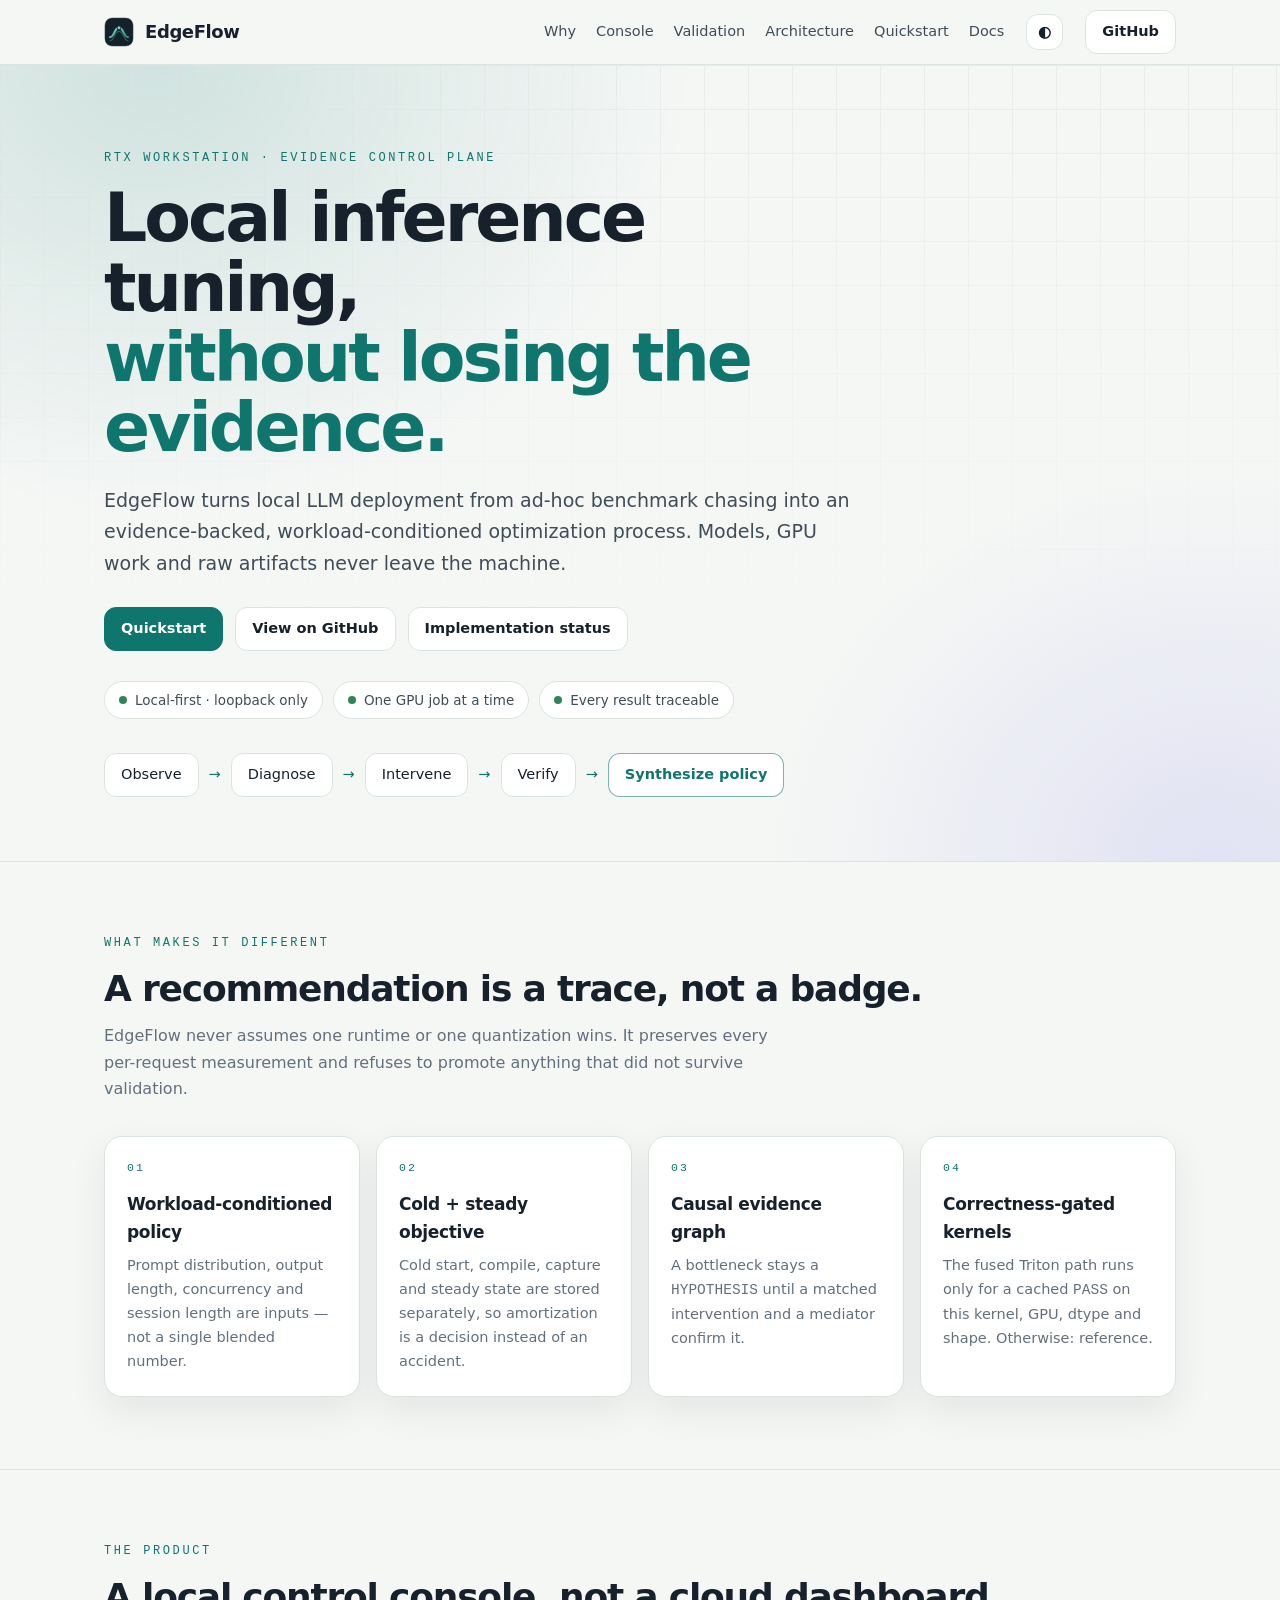
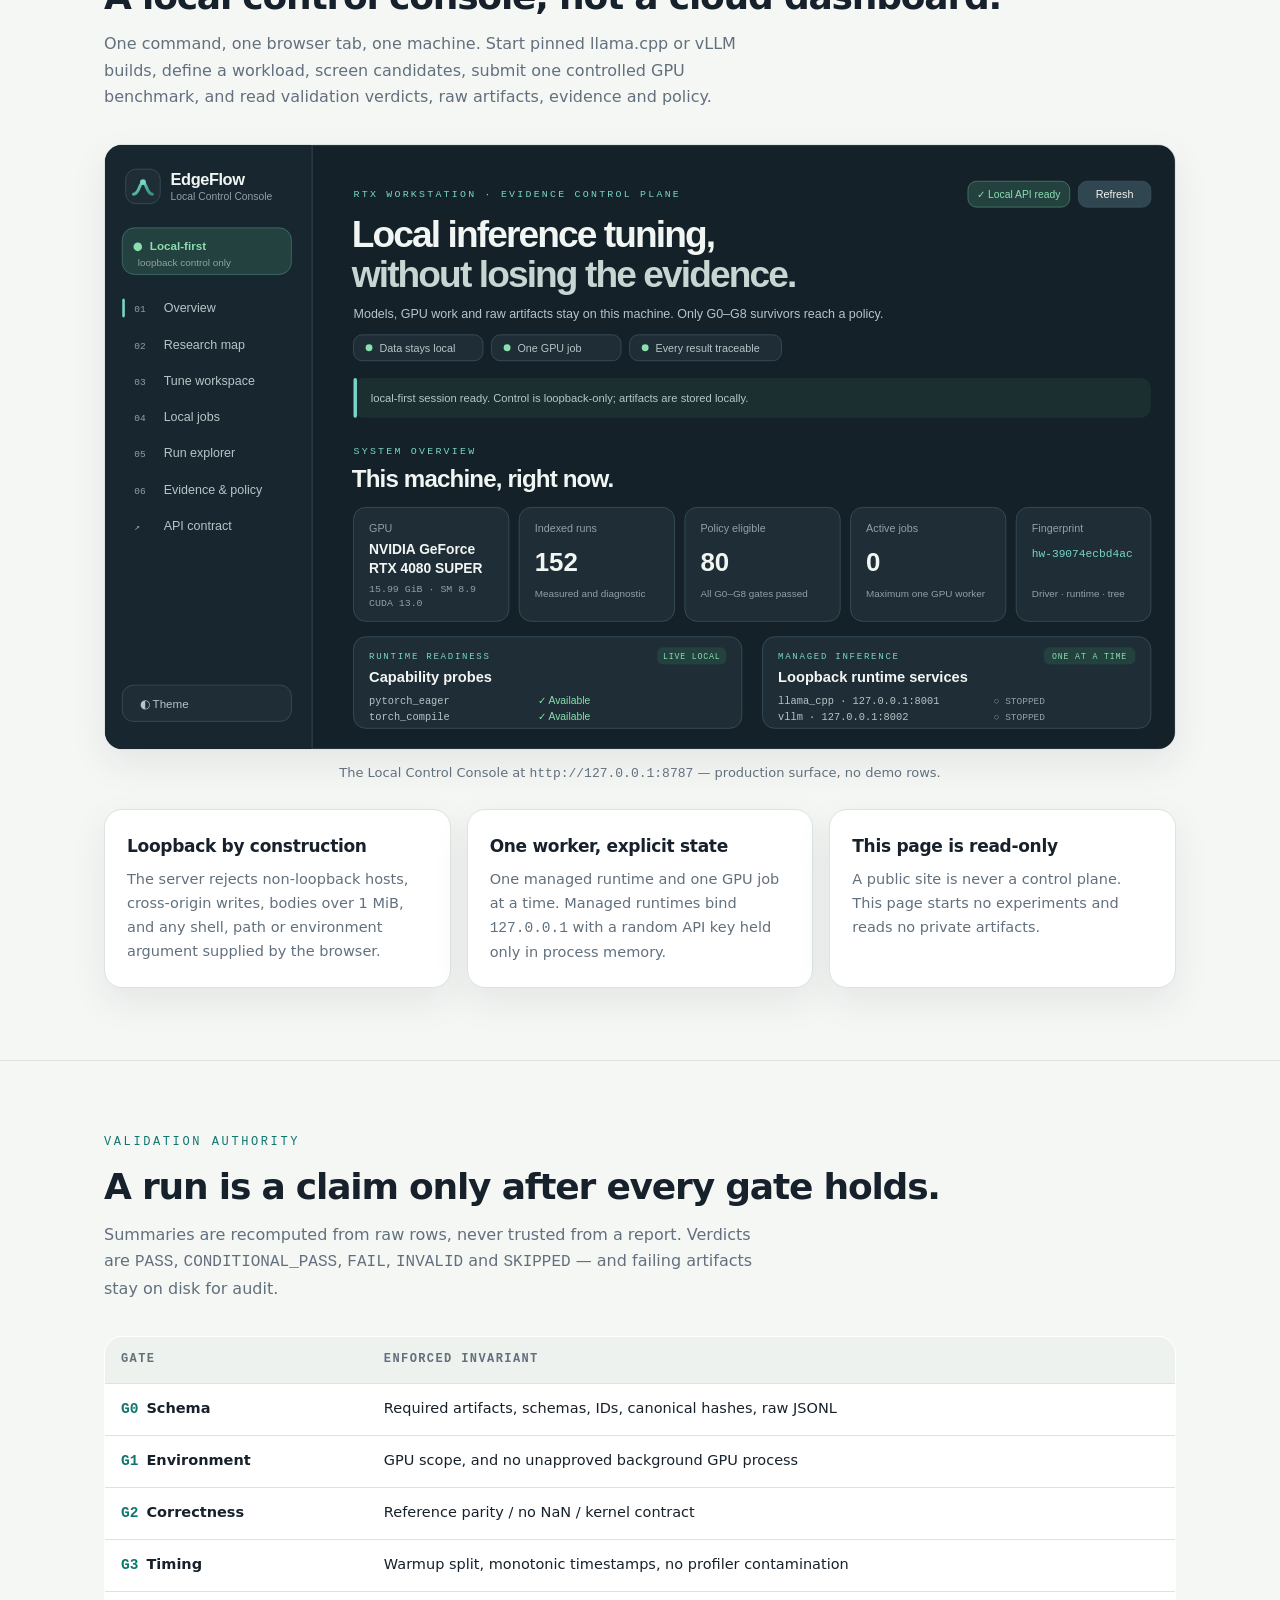
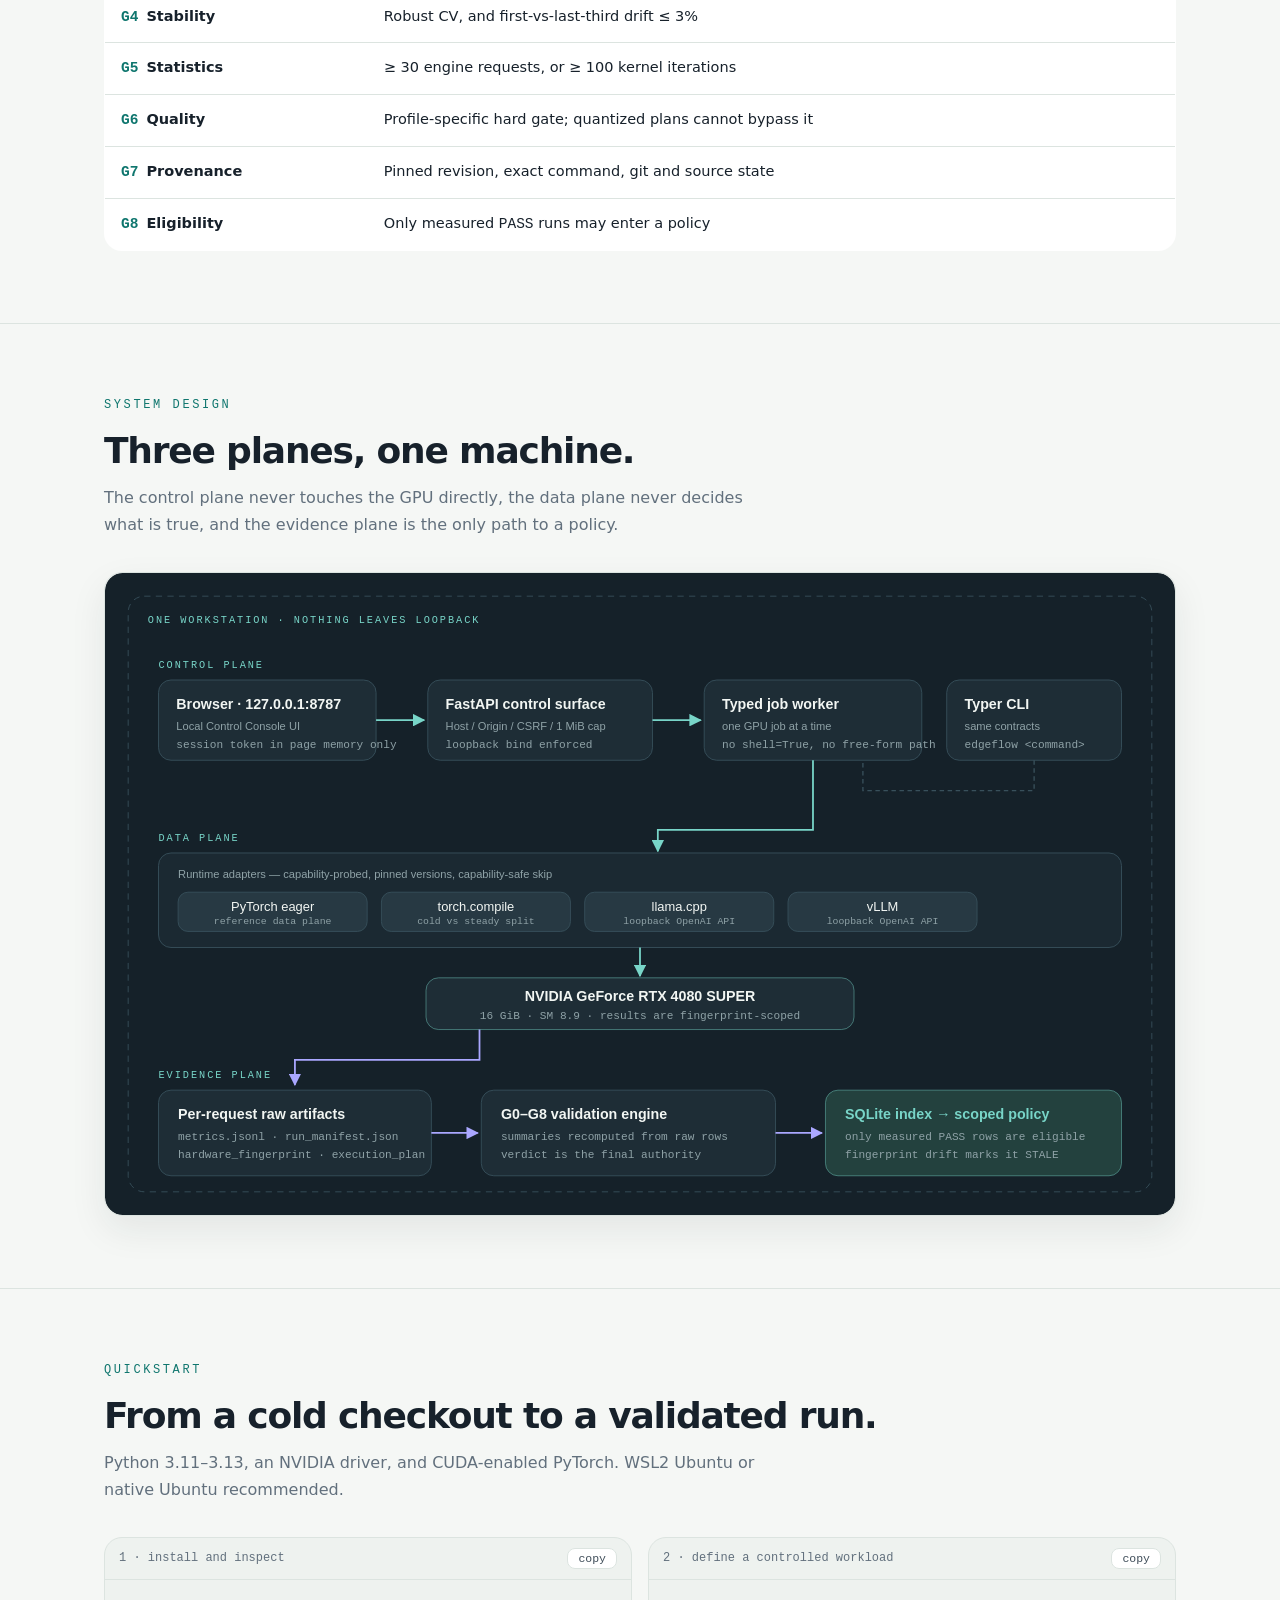
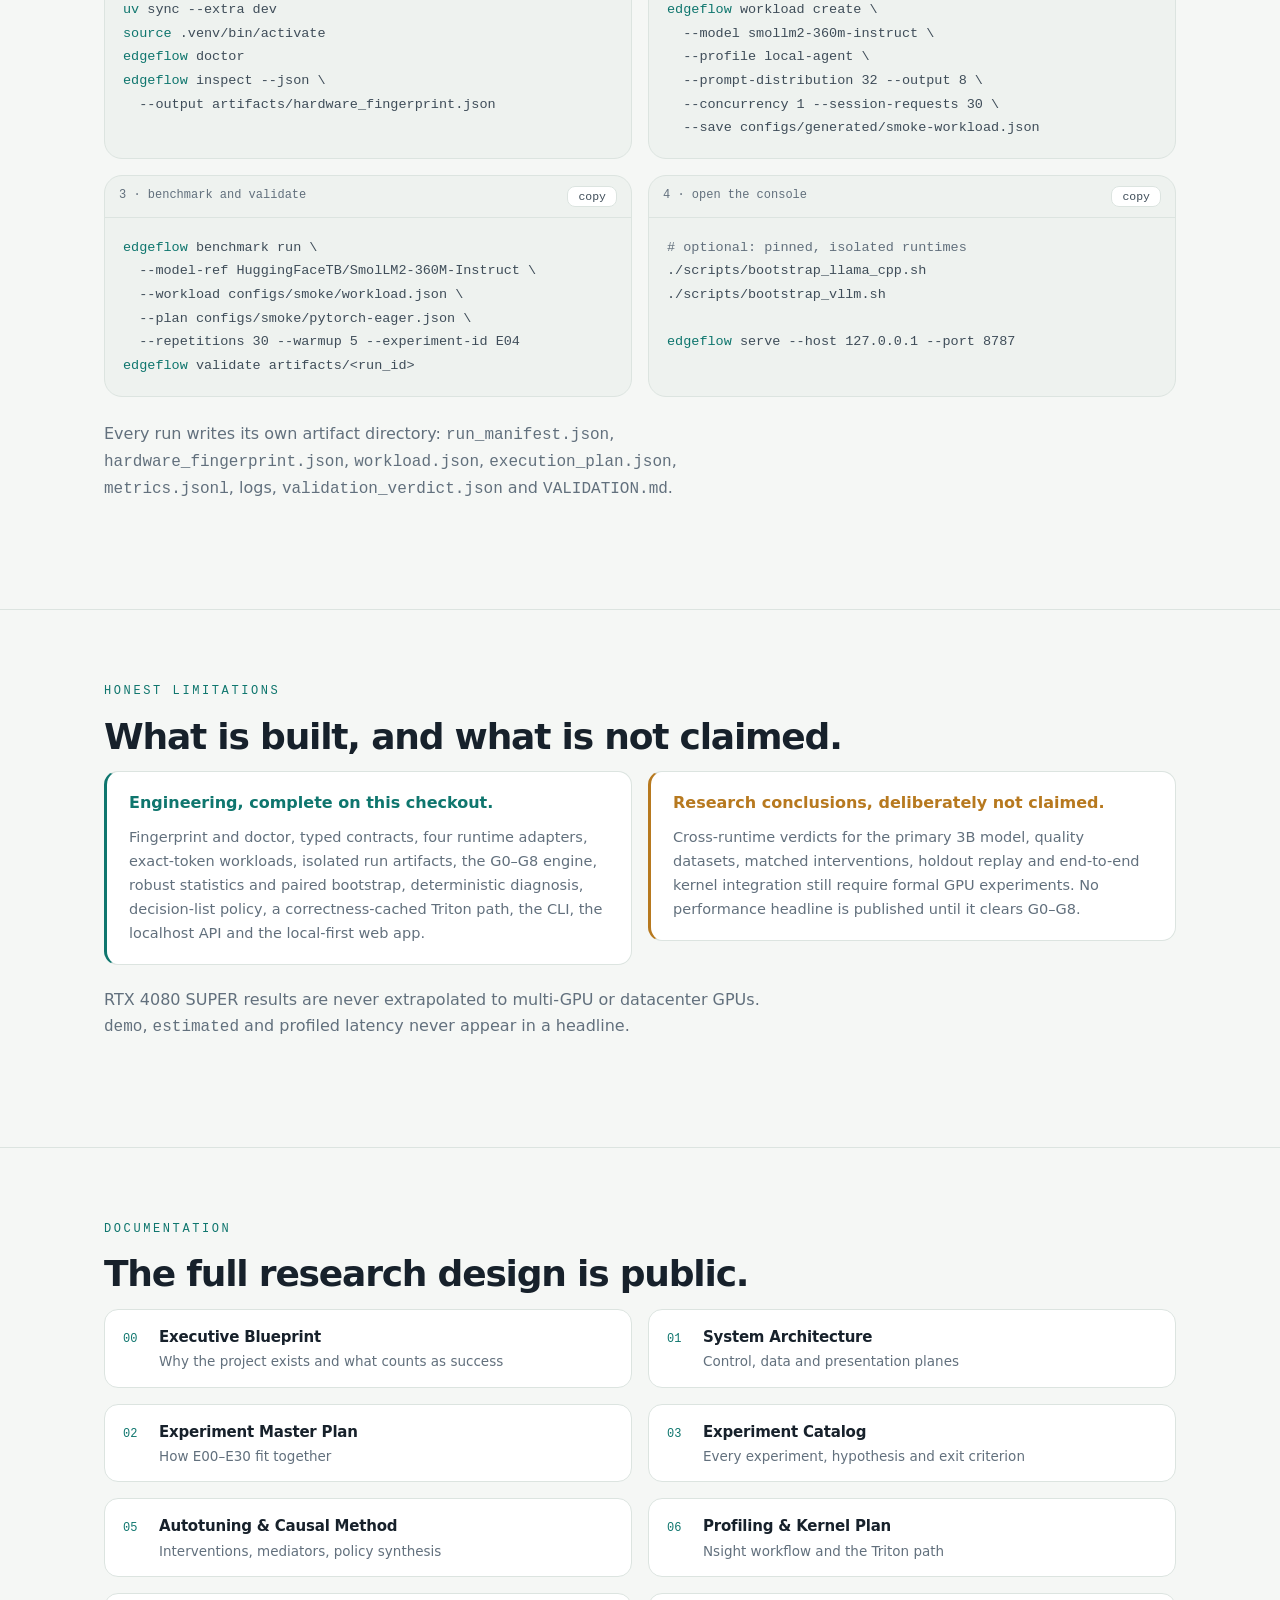
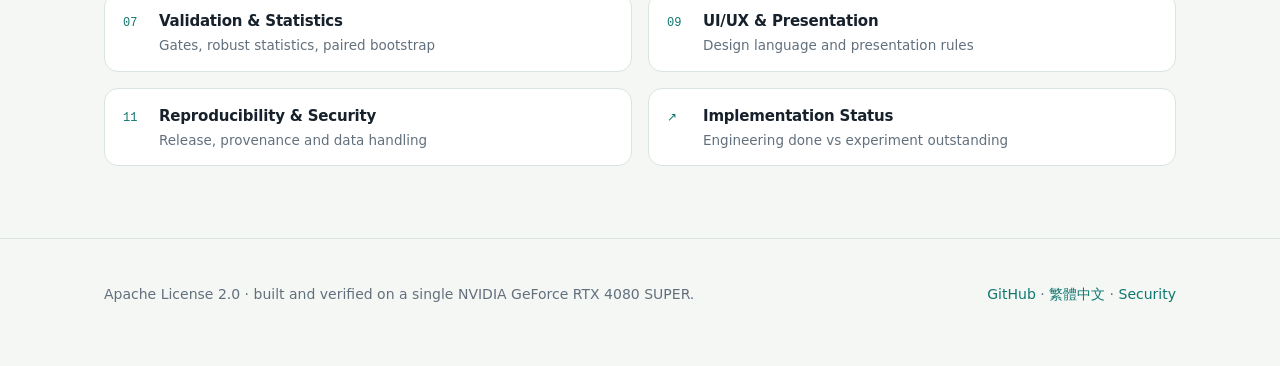
<file: docs/index.html>
<!DOCTYPE html>
<html lang="en" data-theme="dark">
<head>
<meta charset="utf-8">
<meta name="viewport" content="width=device-width, initial-scale=1">
<title>EdgeFlow · Evidence-backed autotuning for local LLM inference</title>
<meta name="description" content="EdgeFlow turns local LLM deployment into an evidence-backed, workload-conditioned optimization process. Local-first, loopback-only, G0–G8 validated.">
<link rel="icon" href="assets/logo.svg">
<meta property="og:title" content="EdgeFlow — local inference tuning, without losing the evidence.">
<meta property="og:description" content="Evidence-backed, workload-conditioned autotuning for local LLM inference on an RTX 4080 SUPER.">
<meta property="og:image" content="https://hanklin9188.github.io/EdgeFlow/assets/social-preview.png">
<meta property="og:type" content="website">
<meta name="twitter:card" content="summary_large_image">
<style>
:root{
  --canvas:#152129; --sidebar:#18262f; --surface:#1e2d36; --raised:#273943; --soft:#304650;
  --ink:#f2f6f3; --muted:#b7c5c7; --faint:#8fa2a7; --border:#38505b;
  --primary:#78d5c8; --indigo:#aaa7ff; --amber:#f0c36d; --green:#8adeb0; --red:#ff9e9e;
  --shadow:0 18px 48px #06101738; --radius:18px;
  --sans:Inter,ui-sans-serif,system-ui,-apple-system,"Segoe UI","Noto Sans TC",sans-serif;
  --mono:ui-monospace,SFMono-Regular,Consolas,"Liberation Mono",monospace;
  --maxw:1120px;
}
html[data-theme="light"]{
  --canvas:#f5f7f5; --sidebar:#eef2ef; --surface:#ffffff; --raised:#eef2ef; --soft:#e4eae6;
  --ink:#17212b; --muted:#3f4d59; --faint:#62707d; --border:#dce4e0;
  --primary:#0f766e; --indigo:#4f46e5; --amber:#b7791f; --green:#2f855a; --red:#b54747;
  --shadow:0 14px 36px #17212b14;
}
*{box-sizing:border-box}
html{scroll-behavior:smooth}
body{margin:0;background:var(--canvas);color:var(--ink);font-family:var(--sans);font-size:16px;line-height:1.65;-webkit-font-smoothing:antialiased}
a{color:var(--primary);text-decoration:none}
a:hover{text-decoration:underline}
code,pre{font-family:var(--mono)}
.wrap{max-width:var(--maxw);margin:0 auto;padding:0 24px}
.eyebrow{font-family:var(--mono);font-size:12px;letter-spacing:2.6px;color:var(--primary);text-transform:uppercase;margin:0 0 14px}

/* header */
header{position:sticky;top:0;z-index:20;backdrop-filter:blur(14px);background:color-mix(in srgb,var(--canvas) 82%,transparent);border-bottom:1px solid var(--border)}
.nav{display:flex;align-items:center;gap:22px;height:64px}
.brand{display:flex;align-items:center;gap:11px;font-weight:700;letter-spacing:-.4px;font-size:18px;color:var(--ink)}
.brand:hover{text-decoration:none}
.brand img{width:30px;height:30px;border-radius:9px}
.nav nav{display:flex;gap:20px;margin-left:auto;font-size:14.5px}
.nav nav a{color:var(--muted)}
.nav nav a:hover{color:var(--ink);text-decoration:none}
.btn{display:inline-flex;align-items:center;gap:8px;padding:9px 16px;border-radius:12px;border:1px solid var(--border);background:var(--surface);color:var(--ink);font-size:14.5px;font-weight:600;cursor:pointer;transition:.15s}
.btn:hover{border-color:var(--primary);text-decoration:none}
.btn.primary{background:var(--primary);border-color:var(--primary);color:var(--canvas)}
html[data-theme="light"] .btn.primary{color:#fff}
.btn.icon{padding:9px 11px}
@media(max-width:860px){.nav nav{display:none}}

/* hero */
.hero{position:relative;overflow:hidden;padding:84px 0 64px;border-bottom:1px solid var(--border)}
.hero::before{content:"";position:absolute;inset:0;background:
  radial-gradient(60% 80% at 12% 0%, color-mix(in srgb,var(--primary) 16%,transparent), transparent 70%),
  radial-gradient(50% 70% at 95% 100%, color-mix(in srgb,var(--indigo) 12%,transparent), transparent 70%);
  pointer-events:none}
.hero::after{content:"";position:absolute;inset:0;opacity:.5;pointer-events:none;
  background-image:linear-gradient(var(--border) 1px,transparent 1px),linear-gradient(90deg,var(--border) 1px,transparent 1px);
  background-size:44px 44px;
  -webkit-mask-image:linear-gradient(to bottom,#000,transparent 75%);
  mask-image:linear-gradient(to bottom,#000,transparent 75%)}
.hero .wrap{position:relative;z-index:1}
h1{font-size:clamp(38px,6vw,68px);line-height:1.03;letter-spacing:-3px;font-weight:700;margin:0 0 22px;max-width:14ch}
h1 span{color:var(--primary)}
.lede{font-size:19px;color:var(--muted);max-width:62ch;margin:0 0 28px}
.cta{display:flex;flex-wrap:wrap;gap:12px;margin-bottom:30px}
.pills{display:flex;flex-wrap:wrap;gap:10px}
.pill{display:inline-flex;align-items:center;gap:8px;padding:7px 14px;border-radius:999px;border:1px solid var(--border);background:var(--surface);font-size:13.5px;color:var(--muted)}
.dot{width:8px;height:8px;border-radius:50%;background:var(--green)}

/* pipeline */
.flow{display:flex;flex-wrap:wrap;align-items:center;gap:10px;margin-top:34px;font-size:14.5px}
.flow .step{padding:9px 16px;border-radius:12px;border:1px solid var(--border);background:var(--surface)}
.flow .step.last{border-color:color-mix(in srgb,var(--primary) 55%,transparent);color:var(--primary);font-weight:600}
.flow .arw{color:var(--primary)}

section{padding:72px 0;border-bottom:1px solid var(--border)}
h2{font-size:clamp(26px,3.4vw,36px);letter-spacing:-1.2px;line-height:1.15;margin:0 0 14px;font-weight:700}
.sub{color:var(--faint);max-width:66ch;margin:0 0 34px}

/* cards */
.grid{display:grid;gap:16px}
.g4{grid-template-columns:repeat(4,1fr)}
.g3{grid-template-columns:repeat(3,1fr)}
.g2{grid-template-columns:repeat(2,1fr)}
@media(max-width:960px){.g4{grid-template-columns:repeat(2,1fr)}.g3{grid-template-columns:1fr}}
@media(max-width:640px){.g4,.g2{grid-template-columns:1fr}}
.card{background:var(--surface);border:1px solid var(--border);border-radius:var(--radius);padding:22px;box-shadow:var(--shadow)}
.card h3{margin:0 0 8px;font-size:17px;letter-spacing:-.3px}
.card p{margin:0;color:var(--faint);font-size:14.5px}
.card .k{font-family:var(--mono);font-size:11.5px;letter-spacing:2px;color:var(--primary);display:block;margin-bottom:12px}

figure{margin:0}
figure img{width:100%;display:block;border-radius:var(--radius);border:1px solid var(--border);box-shadow:var(--shadow)}
figcaption{color:var(--faint);font-size:13px;margin-top:12px;text-align:center}

/* table */
table{width:100%;border-collapse:collapse;font-size:14.5px;background:var(--surface);border:1px solid var(--border);border-radius:var(--radius);overflow:hidden}
th,td{text-align:left;padding:13px 16px;border-bottom:1px solid var(--border);vertical-align:top}
tr:last-child td{border-bottom:0}
th{font-family:var(--mono);font-size:12px;letter-spacing:1.4px;text-transform:uppercase;color:var(--faint);background:var(--raised)}
td:first-child{white-space:nowrap;font-weight:600}
td .gate{font-family:var(--mono);color:var(--primary);margin-right:8px}

/* code */
.code{position:relative;background:var(--sidebar);border:1px solid var(--border);border-radius:var(--radius);overflow:hidden}
.code .bar{display:flex;align-items:center;gap:8px;padding:10px 14px;border-bottom:1px solid var(--border);font-family:var(--mono);font-size:12px;color:var(--faint)}
.code pre{margin:0;padding:18px;overflow-x:auto;font-size:13.5px;line-height:1.75;color:var(--muted)}
.code .cm{color:var(--faint)}
.code .cmd{color:var(--primary)}
.copy{margin-left:auto;border:1px solid var(--border);background:var(--surface);color:var(--muted);border-radius:8px;padding:3px 10px;font-size:11.5px;cursor:pointer;font-family:var(--mono)}
.copy:hover{color:var(--ink);border-color:var(--primary)}

/* callout */
.note{border:1px solid var(--border);border-left:3px solid var(--amber);background:var(--surface);border-radius:14px;padding:18px 22px}
.note strong{color:var(--amber)}
.note.teal{border-left-color:var(--primary)}
.note.teal strong{color:var(--primary)}

/* doc list */
.docs a{display:flex;gap:14px;align-items:baseline;padding:14px 18px;border:1px solid var(--border);border-radius:14px;background:var(--surface);color:var(--ink)}
.docs a:hover{border-color:var(--primary);text-decoration:none}
.docs .n{font-family:var(--mono);font-size:12px;color:var(--primary);min-width:22px}
.docs .d{display:block;color:var(--faint);font-size:13.5px;font-weight:400}
.docs strong{font-size:15px;letter-spacing:-.2px}

footer{padding:44px 0 60px;color:var(--faint);font-size:14px}
.footrow{display:flex;flex-wrap:wrap;gap:18px;align-items:center;justify-content:space-between}
</style>
</head>
<body>

<header>
  <div class="wrap nav">
    <a class="brand" href="#top"><img src="assets/logo.svg" alt="">EdgeFlow</a>
    <nav>
      <a href="#why">Why</a>
      <a href="#console">Console</a>
      <a href="#gates">Validation</a>
      <a href="#architecture">Architecture</a>
      <a href="#start">Quickstart</a>
      <a href="#docs">Docs</a>
    </nav>
    <button class="btn icon" id="theme" title="Toggle theme" aria-label="Toggle theme">◐</button>
    <a class="btn" href="https://github.com/hanklin9188/EdgeFlow">GitHub</a>
  </div>
</header>

<div class="hero" id="top">
  <div class="wrap">
    <p class="eyebrow">RTX workstation · evidence control plane</p>
    <h1>Local inference tuning,<br><span>without losing the evidence.</span></h1>
    <p class="lede">EdgeFlow turns local LLM deployment from ad-hoc benchmark chasing into an evidence-backed, workload-conditioned optimization process. Models, GPU work and raw artifacts never leave the machine.</p>
    <div class="cta">
      <a class="btn primary" href="#start">Quickstart</a>
      <a class="btn" href="https://github.com/hanklin9188/EdgeFlow">View on GitHub</a>
      <a class="btn" href="https://github.com/hanklin9188/EdgeFlow/blob/main/docs/IMPLEMENTATION_STATUS.md">Implementation status</a>
    </div>
    <div class="pills">
      <span class="pill"><i class="dot"></i>Local-first · loopback only</span>
      <span class="pill"><i class="dot"></i>One GPU job at a time</span>
      <span class="pill"><i class="dot"></i>Every result traceable</span>
    </div>
    <div class="flow">
      <span class="step">Observe</span><span class="arw">→</span>
      <span class="step">Diagnose</span><span class="arw">→</span>
      <span class="step">Intervene</span><span class="arw">→</span>
      <span class="step">Verify</span><span class="arw">→</span>
      <span class="step last">Synthesize policy</span>
    </div>
  </div>
</div>

<section id="why">
  <div class="wrap">
    <p class="eyebrow">What makes it different</p>
    <h2>A recommendation is a trace, not a badge.</h2>
    <p class="sub">EdgeFlow never assumes one runtime or one quantization wins. It preserves every per-request measurement and refuses to promote anything that did not survive validation.</p>
    <div class="grid g4">
      <div class="card"><span class="k">01</span><h3>Workload-conditioned policy</h3><p>Prompt distribution, output length, concurrency and session length are inputs — not a single blended number.</p></div>
      <div class="card"><span class="k">02</span><h3>Cold + steady objective</h3><p>Cold start, compile, capture and steady state are stored separately, so amortization is a decision instead of an accident.</p></div>
      <div class="card"><span class="k">03</span><h3>Causal evidence graph</h3><p>A bottleneck stays a <code>HYPOTHESIS</code> until a matched intervention and a mediator confirm it.</p></div>
      <div class="card"><span class="k">04</span><h3>Correctness-gated kernels</h3><p>The fused Triton path runs only for a cached <code>PASS</code> on this kernel, GPU, dtype and shape. Otherwise: reference.</p></div>
    </div>
  </div>
</section>

<section id="console">
  <div class="wrap">
    <p class="eyebrow">The product</p>
    <h2>A local control console, not a cloud dashboard.</h2>
    <p class="sub">One command, one browser tab, one machine. Start pinned llama.cpp or vLLM builds, define a workload, screen candidates, submit one controlled GPU benchmark, and read validation verdicts, raw artifacts, evidence and policy.</p>
    <figure>
      <img src="assets/console-preview.svg" alt="EdgeFlow Local Control Console interface">
      <figcaption>The Local Control Console at <code>http://127.0.0.1:8787</code> — production surface, no demo rows.</figcaption>
    </figure>
    <div class="grid g3" style="margin-top:24px">
      <div class="card"><h3>Loopback by construction</h3><p>The server rejects non-loopback hosts, cross-origin writes, bodies over 1 MiB, and any shell, path or environment argument supplied by the browser.</p></div>
      <div class="card"><h3>One worker, explicit state</h3><p>One managed runtime and one GPU job at a time. Managed runtimes bind <code>127.0.0.1</code> with a random API key held only in process memory.</p></div>
      <div class="card"><h3>This page is read-only</h3><p>A public site is never a control plane. This page starts no experiments and reads no private artifacts.</p></div>
    </div>
  </div>
</section>

<section id="gates">
  <div class="wrap">
    <p class="eyebrow">Validation authority</p>
    <h2>A run is a claim only after every gate holds.</h2>
    <p class="sub">Summaries are recomputed from raw rows, never trusted from a report. Verdicts are <code>PASS</code>, <code>CONDITIONAL_PASS</code>, <code>FAIL</code>, <code>INVALID</code> and <code>SKIPPED</code> — and failing artifacts stay on disk for audit.</p>
    <table>
      <thead><tr><th>Gate</th><th>Enforced invariant</th></tr></thead>
      <tbody>
        <tr><td><span class="gate">G0</span>Schema</td><td>Required artifacts, schemas, IDs, canonical hashes, raw JSONL</td></tr>
        <tr><td><span class="gate">G1</span>Environment</td><td>GPU scope, and no unapproved background GPU process</td></tr>
        <tr><td><span class="gate">G2</span>Correctness</td><td>Reference parity / no NaN / kernel contract</td></tr>
        <tr><td><span class="gate">G3</span>Timing</td><td>Warmup split, monotonic timestamps, no profiler contamination</td></tr>
        <tr><td><span class="gate">G4</span>Stability</td><td>Robust CV, and first-vs-last-third drift ≤ 3%</td></tr>
        <tr><td><span class="gate">G5</span>Statistics</td><td>≥ 30 engine requests, or ≥ 100 kernel iterations</td></tr>
        <tr><td><span class="gate">G6</span>Quality</td><td>Profile-specific hard gate; quantized plans cannot bypass it</td></tr>
        <tr><td><span class="gate">G7</span>Provenance</td><td>Pinned revision, exact command, git and source state</td></tr>
        <tr><td><span class="gate">G8</span>Eligibility</td><td>Only measured <code>PASS</code> runs may enter a policy</td></tr>
      </tbody>
    </table>
  </div>
</section>

<section id="architecture">
  <div class="wrap">
    <p class="eyebrow">System design</p>
    <h2>Three planes, one machine.</h2>
    <p class="sub">The control plane never touches the GPU directly, the data plane never decides what is true, and the evidence plane is the only path to a policy.</p>
    <figure>
      <img src="assets/architecture.svg" alt="EdgeFlow architecture: control plane, data plane and evidence plane">
    </figure>
  </div>
</section>

<section id="start">
  <div class="wrap">
    <p class="eyebrow">Quickstart</p>
    <h2>From a cold checkout to a validated run.</h2>
    <p class="sub">Python 3.11–3.13, an NVIDIA driver, and CUDA-enabled PyTorch. WSL2 Ubuntu or native Ubuntu recommended.</p>
    <div class="grid g2">
      <div class="code">
        <div class="bar">1 · install and inspect<button class="copy">copy</button></div>
<pre><span class="cmd">uv</span> sync --extra dev
<span class="cmd">source</span> .venv/bin/activate
<span class="cmd">edgeflow</span> doctor
<span class="cmd">edgeflow</span> inspect --json \
  --output artifacts/hardware_fingerprint.json</pre>
      </div>
      <div class="code">
        <div class="bar">2 · define a controlled workload<button class="copy">copy</button></div>
<pre><span class="cmd">edgeflow</span> workload create \
  --model smollm2-360m-instruct \
  --profile local-agent \
  --prompt-distribution 32 --output 8 \
  --concurrency 1 --session-requests 30 \
  --save configs/generated/smoke-workload.json</pre>
      </div>
      <div class="code">
        <div class="bar">3 · benchmark and validate<button class="copy">copy</button></div>
<pre><span class="cmd">edgeflow</span> benchmark run \
  --model-ref HuggingFaceTB/SmolLM2-360M-Instruct \
  --workload configs/smoke/workload.json \
  --plan configs/smoke/pytorch-eager.json \
  --repetitions 30 --warmup 5 --experiment-id E04
<span class="cmd">edgeflow</span> validate artifacts/&lt;run_id&gt;</pre>
      </div>
      <div class="code">
        <div class="bar">4 · open the console<button class="copy">copy</button></div>
<pre><span class="cm"># optional: pinned, isolated runtimes</span>
./scripts/bootstrap_llama_cpp.sh
./scripts/bootstrap_vllm.sh

<span class="cmd">edgeflow</span> serve --host 127.0.0.1 --port 8787</pre>
      </div>
    </div>
    <p class="sub" style="margin-top:24px">Every run writes its own artifact directory: <code>run_manifest.json</code>, <code>hardware_fingerprint.json</code>, <code>workload.json</code>, <code>execution_plan.json</code>, <code>metrics.jsonl</code>, logs, <code>validation_verdict.json</code> and <code>VALIDATION.md</code>.</p>
  </div>
</section>

<section id="honesty">
  <div class="wrap">
    <p class="eyebrow">Honest limitations</p>
    <h2>What is built, and what is not claimed.</h2>
    <div class="grid g2" style="align-items:start">
      <div class="note teal">
        <strong>Engineering, complete on this checkout.</strong>
        <p style="margin:10px 0 0;color:var(--faint);font-size:14.5px">Fingerprint and doctor, typed contracts, four runtime adapters, exact-token workloads, isolated run artifacts, the G0–G8 engine, robust statistics and paired bootstrap, deterministic diagnosis, decision-list policy, a correctness-cached Triton path, the CLI, the localhost API and the local-first web app.</p>
      </div>
      <div class="note">
        <strong>Research conclusions, deliberately not claimed.</strong>
        <p style="margin:10px 0 0;color:var(--faint);font-size:14.5px">Cross-runtime verdicts for the primary 3B model, quality datasets, matched interventions, holdout replay and end-to-end kernel integration still require formal GPU experiments. No performance headline is published until it clears G0–G8.</p>
      </div>
    </div>
    <p class="sub" style="margin-top:22px">RTX 4080 SUPER results are never extrapolated to multi-GPU or datacenter GPUs. <code>demo</code>, <code>estimated</code> and profiled latency never appear in a headline.</p>
  </div>
</section>

<section id="docs">
  <div class="wrap">
    <p class="eyebrow">Documentation</p>
    <h2>The full research design is public.</h2>
    <div class="grid g2 docs">
      <a href="https://github.com/hanklin9188/EdgeFlow/blob/main/docs/00_EXECUTIVE_BLUEPRINT.md"><span class="n">00</span><span><strong>Executive Blueprint</strong><span class="d">Why the project exists and what counts as success</span></span></a>
      <a href="https://github.com/hanklin9188/EdgeFlow/blob/main/docs/01_SYSTEM_ARCHITECTURE.md"><span class="n">01</span><span><strong>System Architecture</strong><span class="d">Control, data and presentation planes</span></span></a>
      <a href="https://github.com/hanklin9188/EdgeFlow/blob/main/docs/02_EXPERIMENT_MASTER_PLAN.md"><span class="n">02</span><span><strong>Experiment Master Plan</strong><span class="d">How E00–E30 fit together</span></span></a>
      <a href="https://github.com/hanklin9188/EdgeFlow/blob/main/docs/03_EXPERIMENT_CATALOG.md"><span class="n">03</span><span><strong>Experiment Catalog</strong><span class="d">Every experiment, hypothesis and exit criterion</span></span></a>
      <a href="https://github.com/hanklin9188/EdgeFlow/blob/main/docs/05_AUTOTUNING_AND_CAUSAL_METHOD.md"><span class="n">05</span><span><strong>Autotuning &amp; Causal Method</strong><span class="d">Interventions, mediators, policy synthesis</span></span></a>
      <a href="https://github.com/hanklin9188/EdgeFlow/blob/main/docs/06_PROFILING_AND_KERNEL_PLAN.md"><span class="n">06</span><span><strong>Profiling &amp; Kernel Plan</strong><span class="d">Nsight workflow and the Triton path</span></span></a>
      <a href="https://github.com/hanklin9188/EdgeFlow/blob/main/docs/07_VALIDATION_AND_STATISTICS.md"><span class="n">07</span><span><strong>Validation &amp; Statistics</strong><span class="d">Gates, robust statistics, paired bootstrap</span></span></a>
      <a href="https://github.com/hanklin9188/EdgeFlow/blob/main/docs/09_UI_UX_GITHUB_PRESENTATION.md"><span class="n">09</span><span><strong>UI/UX &amp; Presentation</strong><span class="d">Design language and presentation rules</span></span></a>
      <a href="https://github.com/hanklin9188/EdgeFlow/blob/main/docs/11_REPRODUCIBILITY_RELEASE_SECURITY.md"><span class="n">11</span><span><strong>Reproducibility &amp; Security</strong><span class="d">Release, provenance and data handling</span></span></a>
      <a href="https://github.com/hanklin9188/EdgeFlow/blob/main/docs/IMPLEMENTATION_STATUS.md"><span class="n">↗</span><span><strong>Implementation Status</strong><span class="d">Engineering done vs experiment outstanding</span></span></a>
    </div>
  </div>
</section>

<footer>
  <div class="wrap footrow">
    <span>Apache License 2.0 · built and verified on a single NVIDIA GeForce RTX 4080 SUPER.</span>
    <span><a href="https://github.com/hanklin9188/EdgeFlow">GitHub</a> · <a href="https://github.com/hanklin9188/EdgeFlow/blob/main/README.zh-TW.md">繁體中文</a> · <a href="https://github.com/hanklin9188/EdgeFlow/blob/main/SECURITY.md">Security</a></span>
  </div>
</footer>

<script>
const root=document.documentElement, KEY='edgeflow-theme';
const saved=localStorage.getItem(KEY);
if(saved) root.dataset.theme=saved;
else if(window.matchMedia('(prefers-color-scheme: light)').matches) root.dataset.theme='light';
document.getElementById('theme').addEventListener('click',()=>{
  root.dataset.theme = root.dataset.theme==='dark' ? 'light' : 'dark';
  localStorage.setItem(KEY, root.dataset.theme);
});
document.querySelectorAll('.copy').forEach(b=>{
  b.addEventListener('click',async()=>{
    const pre=b.closest('.code').querySelector('pre');
    try{ await navigator.clipboard.writeText(pre.innerText); b.textContent='copied'; }
    catch(e){ b.textContent='select manually'; }
    setTimeout(()=>b.textContent='copy',1600);
  });
});
</script>
</body>
</html>
</file>
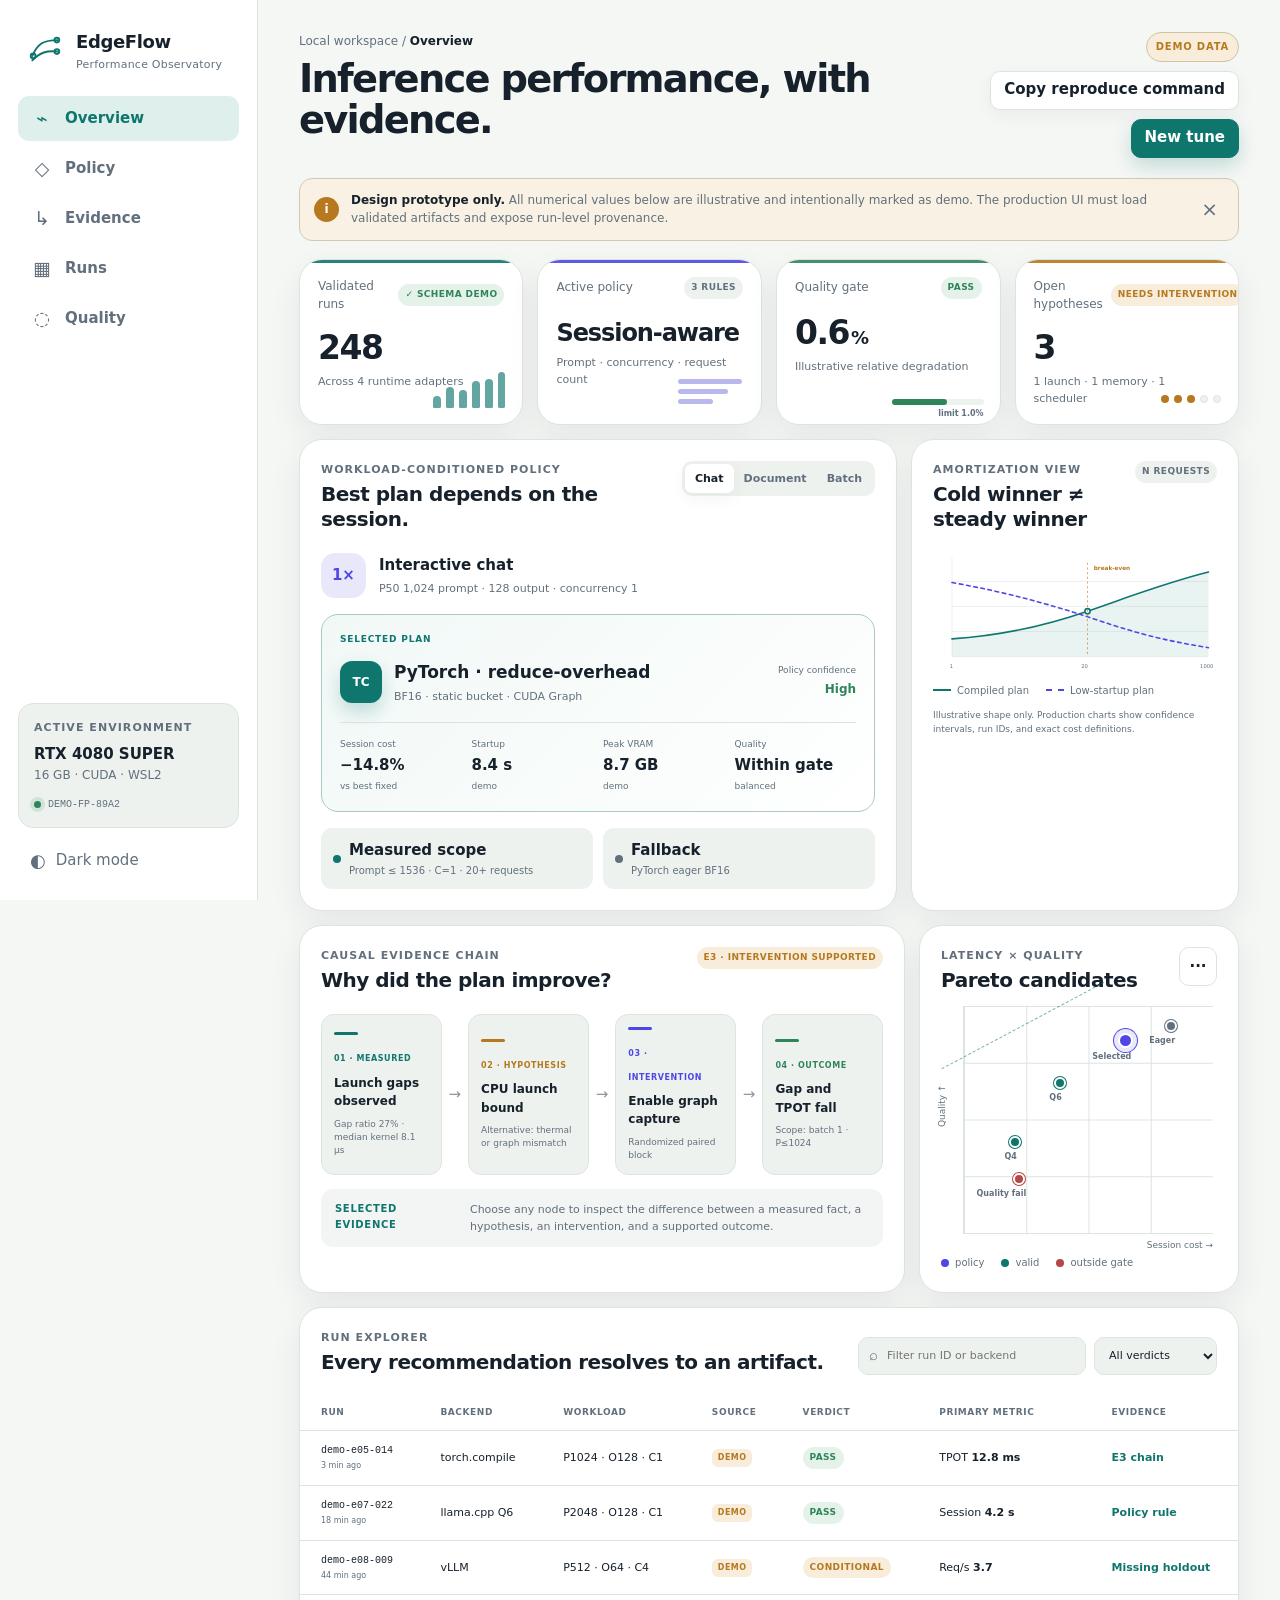
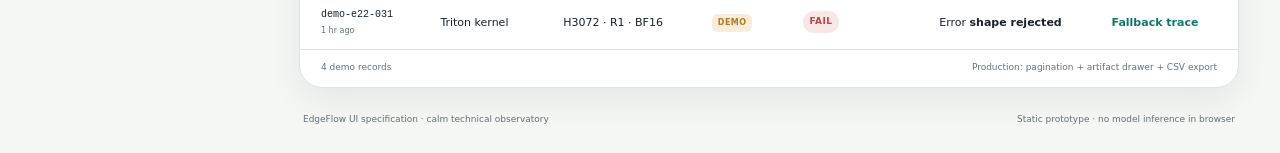
<file: ui-prototype/index.html>
<!doctype html>
<html lang="zh-Hant" data-theme="light">
<head>
  <meta charset="utf-8" />
  <meta name="viewport" content="width=device-width, initial-scale=1" />
  <meta name="color-scheme" content="light dark" />
  <title>EdgeFlow · Performance Observatory</title>
  <meta name="description" content="Static design prototype for the EdgeFlow evidence-backed LLM inference tuner." />
  <link rel="stylesheet" href="styles.css" />
</head>
<body data-source-type="demo">
  <a class="skip-link" href="#main">跳到主要內容</a>
  <div class="app-shell">
    <aside class="sidebar" aria-label="Primary navigation">
      <div class="brand">
        <svg class="brand-mark" viewBox="0 0 48 48" aria-hidden="true">
          <path d="M8 31.5c6.5-15 13.5-20 32-20" />
          <path d="M8 37c10-10 18-12.5 32-11" />
          <circle cx="9" cy="31.5" r="3" />
          <circle cx="39" cy="11.5" r="3" />
          <circle cx="39" cy="26" r="3" />
        </svg>
        <div>
          <strong>EdgeFlow</strong>
          <span>Performance Observatory</span>
        </div>
      </div>

      <nav class="nav-list">
        <a class="nav-item active" href="#overview" aria-current="page">
          <span class="nav-icon">⌁</span><span>Overview</span>
        </a>
        <a class="nav-item" href="#policy"><span class="nav-icon">◇</span><span>Policy</span></a>
        <a class="nav-item" href="#evidence"><span class="nav-icon">↳</span><span>Evidence</span></a>
        <a class="nav-item" href="#runs"><span class="nav-icon">▦</span><span>Runs</span></a>
        <a class="nav-item" href="#quality"><span class="nav-icon">◌</span><span>Quality</span></a>
      </nav>

      <div class="sidebar-spacer"></div>

      <div class="environment-card">
        <div class="eyebrow">Active environment</div>
        <div class="env-title">RTX 4080 SUPER</div>
        <div class="env-meta">16 GB · CUDA · WSL2</div>
        <div class="fingerprint"><span></span> DEMO-FP-89A2</div>
      </div>

      <button class="theme-toggle" id="themeToggle" type="button" aria-label="切換深色模式">
        <span class="theme-icon" aria-hidden="true">◐</span>
        <span id="themeLabel">Dark mode</span>
      </button>
    </aside>

    <main id="main" class="main-content">
      <header class="topbar">
        <div>
          <div class="crumb">Local workspace / <strong>Overview</strong></div>
          <h1>Inference performance, with evidence.</h1>
        </div>
        <div class="top-actions">
          <span class="demo-badge">DEMO DATA</span>
          <button class="ghost-button" type="button" id="copyCommand">Copy reproduce command</button>
          <button class="primary-button" type="button" id="newTune">New tune</button>
        </div>
      </header>

      <section class="notice" aria-label="Demo notice">
        <div class="notice-icon">i</div>
        <div>
          <strong>Design prototype only.</strong>
          All numerical values below are illustrative and intentionally marked as demo. The production UI must load validated artifacts and expose run-level provenance.
        </div>
        <button type="button" class="notice-dismiss" aria-label="關閉提示">×</button>
      </section>

      <section id="overview" class="overview-grid" aria-label="Overview metrics">
        <article class="metric-card accent-teal">
          <div class="metric-head"><span>Validated runs</span><span class="status-pill pass">✓ schema demo</span></div>
          <div class="metric-value">248</div>
          <div class="metric-foot">Across 4 runtime adapters</div>
          <div class="spark-bars" aria-hidden="true"><i style="--h:32%"></i><i style="--h:54%"></i><i style="--h:46%"></i><i style="--h:68%"></i><i style="--h:74%"></i><i style="--h:91%"></i></div>
        </article>

        <article class="metric-card accent-indigo">
          <div class="metric-head"><span>Active policy</span><span class="status-pill neutral">3 rules</span></div>
          <div class="metric-value metric-text">Session-aware</div>
          <div class="metric-foot">Prompt · concurrency · request count</div>
          <div class="rule-mini"><span></span><span></span><span></span></div>
        </article>

        <article class="metric-card accent-green">
          <div class="metric-head"><span>Quality gate</span><span class="status-pill pass">PASS</span></div>
          <div class="metric-value">0.6<span class="metric-unit">%</span></div>
          <div class="metric-foot">Illustrative relative degradation</div>
          <div class="quality-track"><span style="width:60%"></span><b>limit 1.0%</b></div>
        </article>

        <article class="metric-card accent-amber">
          <div class="metric-head"><span>Open hypotheses</span><span class="status-pill warn">needs intervention</span></div>
          <div class="metric-value">3</div>
          <div class="metric-foot">1 launch · 1 memory · 1 scheduler</div>
          <div class="dot-row" aria-hidden="true"><i></i><i></i><i></i><i class="muted"></i><i class="muted"></i></div>
        </article>
      </section>

      <section class="section-grid policy-layout" id="policy">
        <article class="panel policy-panel">
          <div class="panel-heading">
            <div>
              <div class="eyebrow">Workload-conditioned policy</div>
              <h2>Best plan depends on the session.</h2>
            </div>
            <div class="segmented" role="group" aria-label="Select workload">
              <button class="segment active" data-profile="chat" type="button">Chat</button>
              <button class="segment" data-profile="document" type="button">Document</button>
              <button class="segment" data-profile="batch" type="button">Batch</button>
            </div>
          </div>

          <div class="policy-body">
            <div class="workload-summary">
              <div class="workload-orb"><span id="orbValue">1×</span></div>
              <div>
                <div class="workload-name" id="workloadName">Interactive chat</div>
                <div class="workload-meta" id="workloadMeta">P50 1,024 prompt · 128 output · concurrency 1</div>
              </div>
            </div>

            <div class="selected-plan">
              <div class="plan-ribbon">Selected plan</div>
              <div class="plan-main">
                <div class="runtime-logo" id="runtimeLogo">TC</div>
                <div>
                  <h3 id="planName">PyTorch · reduce-overhead</h3>
                  <p id="planDetail">BF16 · static bucket · CUDA Graph</p>
                </div>
                <div class="confidence"><span>Policy confidence</span><strong id="confidenceValue">High</strong></div>
              </div>
              <div class="plan-metrics">
                <div><span>Session cost</span><strong id="sessionCost">−14.8%</strong><small>vs best fixed</small></div>
                <div><span>Startup</span><strong id="startupCost">8.4 s</strong><small>demo</small></div>
                <div><span>Peak VRAM</span><strong id="vramValue">8.7 GB</strong><small>demo</small></div>
                <div><span>Quality</span><strong id="qualityValue">Within gate</strong><small>balanced</small></div>
              </div>
            </div>

            <div class="scope-row">
              <div><span class="scope-dot measured"></span><b>Measured scope</b><small id="scopeText">Prompt ≤ 1536 · C=1 · 20+ requests</small></div>
              <div><span class="scope-dot fallback"></span><b>Fallback</b><small id="fallbackText">PyTorch eager BF16</small></div>
            </div>
          </div>
        </article>

        <article class="panel amortization-panel">
          <div class="panel-heading compact">
            <div>
              <div class="eyebrow">Amortization view</div>
              <h2>Cold winner ≠ steady winner</h2>
            </div>
            <span class="status-pill neutral">N requests</span>
          </div>
          <div class="chart-wrap" role="img" aria-label="Illustrative total session cost by request count">
            <svg viewBox="0 0 560 250" class="line-chart" aria-hidden="true">
              <g class="grid-lines">
                <line x1="44" y1="24" x2="44" y2="214" />
                <line x1="44" y1="214" x2="536" y2="214" />
                <line x1="44" y1="166" x2="536" y2="166" />
                <line x1="44" y1="118" x2="536" y2="118" />
                <line x1="44" y1="70" x2="536" y2="70" />
              </g>
              <path class="area teal" d="M44 180 C140 174 220 156 304 127 S456 72 536 52 L536 214 L44 214 Z" />
              <path class="line teal" d="M44 180 C140 174 220 156 304 127 S456 72 536 52" />
              <path class="line indigo" d="M44 72 C145 90 231 113 320 143 S458 184 536 197" />
              <circle class="point teal" cx="304" cy="127" r="5" />
              <line class="break-line" x1="304" y1="34" x2="304" y2="214" />
              <text class="chart-label" x="316" y="48">break-even</text>
              <text class="axis-label" x="40" y="235">1</text><text class="axis-label" x="292" y="235">20</text><text class="axis-label" x="520" y="235">1000</text>
            </svg>
          </div>
          <div class="chart-legend">
            <span><i class="legend-line teal"></i>Compiled plan</span>
            <span><i class="legend-line indigo"></i>Low-startup plan</span>
          </div>
          <p class="microcopy">Illustrative shape only. Production charts show confidence intervals, run IDs, and exact cost definitions.</p>
        </article>
      </section>

      <section class="section-grid evidence-layout" id="evidence">
        <article class="panel evidence-panel">
          <div class="panel-heading">
            <div>
              <div class="eyebrow">Causal evidence chain</div>
              <h2>Why did the plan improve?</h2>
            </div>
            <span class="status-pill warn">E3 · intervention supported</span>
          </div>

          <div class="evidence-chain">
            <button class="evidence-node measured-node" type="button" data-detail="Observation: profiler summary shows a large share of decode wall time between short GPU kernels.">
              <span class="node-kicker">01 · measured</span>
              <strong>Launch gaps observed</strong>
              <small>Gap ratio 27% · median kernel 8.1 μs</small>
            </button>
            <div class="chain-arrow" aria-hidden="true">→</div>
            <button class="evidence-node hypothesis-node" type="button" data-detail="Hypothesis: CPU submission overhead is limiting batch-1 decode. This statement required a matched intervention.">
              <span class="node-kicker">02 · hypothesis</span>
              <strong>CPU launch bound</strong>
              <small>Alternative: thermal or graph mismatch</small>
            </button>
            <div class="chain-arrow" aria-hidden="true">→</div>
            <button class="evidence-node intervention-node" type="button" data-detail="Intervention: only CUDA Graph / reduce-overhead is changed. Prompt IDs, model, dtype, temperature, and cache state are held fixed.">
              <span class="node-kicker">03 · intervention</span>
              <strong>Enable graph capture</strong>
              <small>Randomized paired block</small>
            </button>
            <div class="chain-arrow" aria-hidden="true">→</div>
            <button class="evidence-node outcome-node" type="button" data-detail="Outcome: the mediator and request metric moved in the predicted direction. Values shown are demo placeholders.">
              <span class="node-kicker">04 · outcome</span>
              <strong>Gap and TPOT fall</strong>
              <small>Scope: batch 1 · P≤1024</small>
            </button>
          </div>
          <div class="evidence-detail" id="evidenceDetail">
            <span>Selected evidence</span>
            <p>Choose any node to inspect the difference between a measured fact, a hypothesis, an intervention, and a supported outcome.</p>
          </div>
        </article>

        <article class="panel quality-panel" id="quality">
          <div class="panel-heading compact">
            <div>
              <div class="eyebrow">Latency × quality</div>
              <h2>Pareto candidates</h2>
            </div>
            <button class="icon-button" type="button" aria-label="More options">···</button>
          </div>
          <div class="scatter" role="img" aria-label="Illustrative latency versus quality scatter">
            <div class="axis-y">Quality ↑</div>
            <div class="axis-x">Session cost →</div>
            <span class="pareto-line"></span>
            <button class="dot d1 valid" style="--x:18%;--y:32%" title="llama.cpp Q4 · demo"><i></i><b>Q4</b></button>
            <button class="dot d2 valid" style="--x:36%;--y:58%" title="llama.cpp Q6 · demo"><i></i><b>Q6</b></button>
            <button class="dot d3 selected" style="--x:57%;--y:76%" title="compile · demo"><i></i><b>Selected</b></button>
            <button class="dot d4" style="--x:78%;--y:83%" title="eager · demo"><i></i><b>Eager</b></button>
            <button class="dot d5 invalid" style="--x:12%;--y:16%" title="quality fail · demo"><i></i><b>Quality fail</b></button>
          </div>
          <div class="quality-legend"><span><i class="legend-dot selected"></i>policy</span><span><i class="legend-dot valid"></i>valid</span><span><i class="legend-dot invalid"></i>outside gate</span></div>
        </article>
      </section>

      <section class="panel runs-panel" id="runs">
        <div class="panel-heading runs-heading">
          <div>
            <div class="eyebrow">Run explorer</div>
            <h2>Every recommendation resolves to an artifact.</h2>
          </div>
          <div class="filter-row">
            <label class="search-field"><span>⌕</span><input id="runSearch" type="search" placeholder="Filter run ID or backend" /></label>
            <select id="statusFilter" aria-label="Filter by validation status"><option value="all">All verdicts</option><option value="pass">Pass</option><option value="conditional">Conditional</option><option value="fail">Fail</option></select>
          </div>
        </div>
        <div class="table-wrap">
          <table>
            <thead><tr><th>Run</th><th>Backend</th><th>Workload</th><th>Source</th><th>Verdict</th><th>Primary metric</th><th>Evidence</th></tr></thead>
            <tbody id="runTable">
              <tr data-status="pass"><td><code>demo-e05-014</code><small>3 min ago</small></td><td>torch.compile</td><td>P1024 · O128 · C1</td><td><span class="source demo">DEMO</span></td><td><span class="status-pill pass">PASS</span></td><td>TPOT <b>12.8 ms</b></td><td><a href="#evidence">E3 chain</a></td></tr>
              <tr data-status="pass"><td><code>demo-e07-022</code><small>18 min ago</small></td><td>llama.cpp Q6</td><td>P2048 · O128 · C1</td><td><span class="source demo">DEMO</span></td><td><span class="status-pill pass">PASS</span></td><td>Session <b>4.2 s</b></td><td><a href="#policy">Policy rule</a></td></tr>
              <tr data-status="conditional"><td><code>demo-e08-009</code><small>44 min ago</small></td><td>vLLM</td><td>P512 · O64 · C4</td><td><span class="source demo">DEMO</span></td><td><span class="status-pill warn">CONDITIONAL</span></td><td>Req/s <b>3.7</b></td><td><a href="#">Missing holdout</a></td></tr>
              <tr data-status="fail"><td><code>demo-e22-031</code><small>1 hr ago</small></td><td>Triton kernel</td><td>H3072 · R1 · BF16</td><td><span class="source demo">DEMO</span></td><td><span class="status-pill fail">FAIL</span></td><td>Error <b>shape rejected</b></td><td><a href="#">Fallback trace</a></td></tr>
            </tbody>
          </table>
        </div>
        <div class="table-footer"><span id="rowCount">4 demo records</span><span>Production: pagination + artifact drawer + CSV export</span></div>
      </section>

      <footer class="footer">
        <span>EdgeFlow UI specification · calm technical observatory</span>
        <span>Static prototype · no model inference in browser</span>
      </footer>
    </main>
  </div>

  <dialog id="tuneDialog" class="tune-dialog">
    <form method="dialog">
      <button class="dialog-close" value="cancel" aria-label="Close">×</button>
      <div class="eyebrow">New tune request</div>
      <h2>Describe the workload, not the winner.</h2>
      <p>EdgeFlow will compare only validated, capability-compatible plans.</p>
      <div class="form-grid">
        <label>Model<select><option>Ministral 3 3B Instruct</option><option>Llama 3.2 3B Instruct</option><option>Qwen3.5 4B</option></select></label>
        <label>Objective<select><option>Total session latency</option><option>Interactive latency</option><option>Throughput</option><option>Memory first</option></select></label>
        <label>Median prompt<input type="number" value="1024" min="1" /></label>
        <label>Output tokens<input type="number" value="128" min="1" /></label>
        <label>Concurrency<input type="number" value="1" min="1" /></label>
        <label>Requests/session<input type="number" value="20" min="1" /></label>
      </div>
      <div class="dialog-note">Prototype action only. A production request becomes a versioned <code>WorkloadSpec</code>, not free-form shell.</div>
      <div class="dialog-actions"><button value="cancel" class="ghost-button">Cancel</button><button value="default" class="primary-button">Create workload spec</button></div>
    </form>
  </dialog>

  <div class="toast" id="toast" role="status" aria-live="polite">Command copied</div>
  <script src="app.js"></script>
</body>
</html>
</file>
<file: ui-prototype/styles.css>
:root {
  --canvas: #F5F7F5;
  --surface: #FFFFFF;
  --surface-muted: #EEF2EF;
  --surface-raised: #FFFFFF;
  --ink: #17212B;
  --muted: #62707D;
  --faint: #8B969F;
  --border: #DCE4E0;
  --border-strong: #C8D3CE;
  --primary: #0F766E;
  --primary-soft: #DFF0EC;
  --indigo: #4F46E5;
  --indigo-soft: #E9E8FB;
  --warning: #B7791F;
  --warning-soft: #F7EDDA;
  --success: #2F855A;
  --success-soft: #E4F2E9;
  --danger: #B54747;
  --danger-soft: #F8E7E7;
  --shadow: 0 12px 32px rgba(23, 33, 43, 0.07);
  --shadow-soft: 0 5px 18px rgba(23, 33, 43, 0.05);
  --radius-sm: 9px;
  --radius-md: 15px;
  --radius-lg: 23px;
  --sidebar: 258px;
  font-synthesis: none;
}

html[data-theme="dark"] {
  --canvas: #0E151B;
  --surface: #151F27;
  --surface-muted: #1B2832;
  --surface-raised: #1A252E;
  --ink: #E8EFEC;
  --muted: #9FB0B7;
  --faint: #74858E;
  --border: #2B3A43;
  --border-strong: #3B4B54;
  --primary: #5CC8BC;
  --primary-soft: #193B3A;
  --indigo: #8D8AF7;
  --indigo-soft: #292947;
  --warning: #E4B65C;
  --warning-soft: #3A3020;
  --success: #6BC49A;
  --success-soft: #20382F;
  --danger: #E07A7A;
  --danger-soft: #3A2428;
  --shadow: 0 18px 42px rgba(0, 0, 0, 0.24);
  --shadow-soft: 0 8px 20px rgba(0, 0, 0, 0.18);
}

* { box-sizing: border-box; }
html { scroll-behavior: smooth; }
body {
  margin: 0;
  background: var(--canvas);
  color: var(--ink);
  font-family: Inter, ui-sans-serif, system-ui, -apple-system, BlinkMacSystemFont, "Segoe UI", "Noto Sans TC", sans-serif;
  font-size: 15px;
  line-height: 1.55;
}
button, input, select { font: inherit; }
button, a { -webkit-tap-highlight-color: transparent; }
a { color: inherit; }
button { color: inherit; }
::selection { background: var(--primary-soft); }

.skip-link {
  position: fixed; top: 10px; left: 10px; z-index: 100;
  transform: translateY(-140%); background: var(--ink); color: var(--surface);
  padding: 10px 14px; border-radius: 8px; text-decoration: none;
}
.skip-link:focus { transform: translateY(0); }

.app-shell { min-height: 100vh; }
.sidebar {
  position: fixed; inset: 0 auto 0 0; width: var(--sidebar); padding: 24px 18px 18px;
  background: color-mix(in srgb, var(--surface) 92%, transparent);
  border-right: 1px solid var(--border); display: flex; flex-direction: column;
  backdrop-filter: blur(18px); z-index: 20;
}
.brand { display: flex; align-items: center; gap: 12px; padding: 4px 8px 23px; }
.brand-mark { width: 38px; height: 38px; fill: none; stroke: var(--primary); stroke-width: 2.4; stroke-linecap: round; }
.brand strong { display: block; font-size: 18px; letter-spacing: -0.02em; }
.brand span { display: block; color: var(--muted); font-size: 11px; letter-spacing: .02em; }
.nav-list { display: grid; gap: 5px; }
.nav-item {
  display: flex; align-items: center; gap: 12px; min-height: 45px; padding: 0 13px;
  border-radius: 11px; color: var(--muted); text-decoration: none; font-weight: 600;
  transition: background .18s ease, color .18s ease, transform .18s ease;
}
.nav-item:hover { background: var(--surface-muted); color: var(--ink); transform: translateX(2px); }
.nav-item.active { background: var(--primary-soft); color: var(--primary); }
.nav-icon { width: 22px; text-align: center; font-size: 19px; font-weight: 400; }
.sidebar-spacer { flex: 1; }
.environment-card { padding: 15px; border: 1px solid var(--border); background: var(--surface-muted); border-radius: var(--radius-md); }
.eyebrow { color: var(--muted); font-size: 11px; font-weight: 750; letter-spacing: .095em; text-transform: uppercase; }
.env-title { margin-top: 7px; font-weight: 740; }
.env-meta { color: var(--muted); font-size: 12px; }
.fingerprint { margin-top: 12px; display: flex; align-items: center; gap: 7px; font-family: ui-monospace, SFMono-Regular, Consolas, monospace; color: var(--muted); font-size: 10px; }
.fingerprint span { width: 7px; height: 7px; border-radius: 50%; background: var(--success); box-shadow: 0 0 0 4px color-mix(in srgb, var(--success) 15%, transparent); }
.theme-toggle { margin-top: 12px; border: 0; background: transparent; border-radius: 10px; min-height: 42px; padding: 0 12px; display: flex; align-items: center; gap: 10px; cursor: pointer; color: var(--muted); }
.theme-toggle:hover { background: var(--surface-muted); color: var(--ink); }
.theme-icon { font-size: 18px; }

.main-content { margin-left: var(--sidebar); padding: 32px clamp(22px, 3.2vw, 54px) 26px; max-width: 1700px; }
.topbar { display: flex; align-items: flex-start; justify-content: space-between; gap: 24px; margin-bottom: 20px; }
.crumb { color: var(--muted); font-size: 12px; margin-bottom: 7px; }
.crumb strong { color: var(--ink); }
h1, h2, h3, p { margin-top: 0; }
h1 { margin-bottom: 0; font-size: clamp(30px, 3vw, 44px); line-height: 1.08; letter-spacing: -0.045em; font-weight: 680; }
h2 { margin: 4px 0 0; font-size: 20px; line-height: 1.25; letter-spacing: -0.025em; }
h3 { margin-bottom: 3px; font-size: 17px; }
.top-actions { display: flex; align-items: center; gap: 9px; flex-wrap: wrap; justify-content: flex-end; }
.demo-badge { padding: 6px 9px; border-radius: 999px; border: 1px solid color-mix(in srgb, var(--warning) 32%, var(--border)); background: var(--warning-soft); color: var(--warning); font-size: 10px; letter-spacing: .08em; font-weight: 800; }
.ghost-button, .primary-button, .icon-button { border-radius: 10px; min-height: 39px; padding: 0 13px; border: 1px solid var(--border); background: var(--surface); cursor: pointer; font-weight: 650; box-shadow: var(--shadow-soft); }
.ghost-button:hover { border-color: var(--border-strong); background: var(--surface-muted); }
.primary-button { color: #fff; background: var(--primary); border-color: var(--primary); box-shadow: 0 8px 19px color-mix(in srgb, var(--primary) 22%, transparent); }
.primary-button:hover { filter: brightness(1.04); transform: translateY(-1px); }
.icon-button { min-width: 38px; padding: 0; box-shadow: none; }

.notice { display: flex; align-items: center; gap: 12px; padding: 12px 14px; border: 1px solid color-mix(in srgb, var(--warning) 25%, var(--border)); background: color-mix(in srgb, var(--warning-soft) 72%, var(--surface)); border-radius: 13px; color: var(--muted); font-size: 12px; margin-bottom: 18px; }
.notice strong { color: var(--ink); }
.notice-icon { display: grid; place-items: center; width: 25px; height: 25px; flex: 0 0 25px; border-radius: 50%; background: var(--warning); color: #fff; font-weight: 800; }
.notice-dismiss { margin-left: auto; border: 0; background: transparent; color: var(--muted); cursor: pointer; font-size: 20px; }

.overview-grid { display: grid; grid-template-columns: repeat(4, minmax(0, 1fr)); gap: 14px; margin-bottom: 14px; }
.metric-card, .panel { position: relative; border: 1px solid var(--border); background: var(--surface); border-radius: var(--radius-lg); box-shadow: var(--shadow); }
.metric-card { min-height: 164px; padding: 17px 18px; overflow: hidden; }
.metric-card::before { content: ""; position: absolute; inset: 0 0 auto; height: 3px; background: var(--accent); opacity: .9; }
.accent-teal { --accent: var(--primary); }
.accent-indigo { --accent: var(--indigo); }
.accent-green { --accent: var(--success); }
.accent-amber { --accent: var(--warning); }
.metric-head { display: flex; justify-content: space-between; gap: 8px; align-items: center; color: var(--muted); font-size: 12px; }
.status-pill { display: inline-flex; align-items: center; white-space: nowrap; padding: 4px 7px; border-radius: 999px; font-size: 9px; letter-spacing: .045em; font-weight: 800; text-transform: uppercase; }
.status-pill.pass { color: var(--success); background: var(--success-soft); }
.status-pill.warn { color: var(--warning); background: var(--warning-soft); }
.status-pill.fail { color: var(--danger); background: var(--danger-soft); }
.status-pill.neutral { color: var(--muted); background: var(--surface-muted); }
.metric-value { margin-top: 17px; font-size: 33px; font-weight: 690; letter-spacing: -0.045em; line-height: 1; }
.metric-value.metric-text { font-size: 24px; margin-top: 22px; }
.metric-unit { font-size: 18px; margin-left: 2px; }
.metric-foot { margin-top: 9px; color: var(--muted); font-size: 11px; }
.spark-bars { position: absolute; right: 17px; bottom: 16px; height: 39px; width: 72px; display: flex; gap: 5px; align-items: flex-end; }
.spark-bars i { flex: 1; height: var(--h); background: color-mix(in srgb, var(--accent) 65%, var(--surface)); border-radius: 5px 5px 2px 2px; }
.rule-mini { position: absolute; right: 19px; bottom: 20px; display: grid; gap: 5px; width: 64px; }
.rule-mini span { height: 5px; background: color-mix(in srgb, var(--indigo) 34%, var(--surface-muted)); border-radius: 99px; }
.rule-mini span:nth-child(2) { width: 78%; }
.rule-mini span:nth-child(3) { width: 54%; }
.quality-track { position: absolute; right: 16px; bottom: 19px; width: 92px; height: 6px; background: var(--surface-muted); border-radius: 99px; }
.quality-track span { display: block; height: 100%; border-radius: inherit; background: var(--success); }
.quality-track b { position: absolute; top: 9px; right: 0; font-size: 8px; color: var(--muted); font-weight: 600; }
.dot-row { position: absolute; right: 17px; bottom: 21px; display: flex; gap: 5px; }
.dot-row i { width: 8px; height: 8px; border-radius: 50%; background: var(--warning); }
.dot-row i.muted { background: var(--surface-muted); border: 1px solid var(--border); }

.section-grid { display: grid; gap: 14px; margin-bottom: 14px; }
.policy-layout { grid-template-columns: minmax(0, 1.55fr) minmax(320px, .85fr); }
.evidence-layout { grid-template-columns: minmax(0, 1.65fr) minmax(320px, .75fr); }
.panel { padding: 21px; overflow: hidden; }
.panel-heading { display: flex; align-items: flex-start; justify-content: space-between; gap: 18px; margin-bottom: 21px; }
.panel-heading.compact { margin-bottom: 13px; }
.segmented { display: inline-flex; padding: 3px; background: var(--surface-muted); border-radius: 10px; }
.segment { border: 0; background: transparent; color: var(--muted); padding: 6px 10px; border-radius: 7px; cursor: pointer; font-size: 11px; font-weight: 720; }
.segment.active { background: var(--surface); color: var(--ink); box-shadow: var(--shadow-soft); }

.policy-body { display: grid; gap: 16px; }
.workload-summary { display: flex; gap: 13px; align-items: center; }
.workload-orb { width: 45px; height: 45px; display: grid; place-items: center; border-radius: 14px; background: var(--indigo-soft); color: var(--indigo); font-weight: 800; }
.workload-name { font-weight: 720; }
.workload-meta { color: var(--muted); font-size: 11px; margin-top: 2px; }
.selected-plan { border: 1px solid color-mix(in srgb, var(--primary) 25%, var(--border)); background: linear-gradient(135deg, color-mix(in srgb, var(--primary-soft) 45%, var(--surface)), var(--surface)); border-radius: 17px; padding: 18px; }
.plan-ribbon { color: var(--primary); font-size: 9px; text-transform: uppercase; letter-spacing: .09em; font-weight: 850; margin-bottom: 12px; }
.plan-main { display: grid; grid-template-columns: auto 1fr auto; align-items: center; gap: 12px; }
.runtime-logo { width: 42px; height: 42px; display: grid; place-items: center; border-radius: 12px; background: var(--primary); color: #fff; font-weight: 820; font-size: 12px; box-shadow: 0 9px 18px color-mix(in srgb, var(--primary) 22%, transparent); }
.plan-main p { margin-bottom: 0; color: var(--muted); font-size: 11px; }
.confidence { text-align: right; }
.confidence span { display: block; color: var(--muted); font-size: 9px; }
.confidence strong { color: var(--success); font-size: 12px; }
.plan-metrics { display: grid; grid-template-columns: repeat(4, minmax(0, 1fr)); gap: 10px; margin-top: 17px; padding-top: 15px; border-top: 1px solid var(--border); }
.plan-metrics div { min-width: 0; }
.plan-metrics span, .plan-metrics small { display: block; color: var(--muted); font-size: 9px; }
.plan-metrics strong { display: block; margin: 2px 0; font-size: 15px; white-space: nowrap; overflow: hidden; text-overflow: ellipsis; }
.scope-row { display: grid; grid-template-columns: 1fr 1fr; gap: 10px; }
.scope-row > div { display: grid; grid-template-columns: auto 1fr; column-gap: 8px; align-items: center; padding: 11px 12px; background: var(--surface-muted); border-radius: 11px; }
.scope-row small { grid-column: 2; color: var(--muted); font-size: 10px; }
.scope-dot { width: 8px; height: 8px; border-radius: 50%; grid-row: 1 / span 2; }
.scope-dot.measured { background: var(--primary); }
.scope-dot.fallback { background: var(--muted); }

.amortization-panel { min-height: 390px; }
.chart-wrap { margin: 8px -4px 0; }
.line-chart { width: 100%; height: auto; overflow: visible; }
.grid-lines line { stroke: var(--border); stroke-width: 1; }
.area.teal { fill: color-mix(in srgb, var(--primary) 9%, transparent); }
.line { fill: none; stroke-width: 3; stroke-linecap: round; }
.line.teal { stroke: var(--primary); }
.line.indigo { stroke: var(--indigo); stroke-dasharray: 7 7; }
.point.teal { fill: var(--surface); stroke: var(--primary); stroke-width: 3; }
.break-line { stroke: var(--warning); stroke-width: 1.2; stroke-dasharray: 4 5; }
.chart-label { fill: var(--warning); font-size: 11px; font-weight: 700; }
.axis-label { fill: var(--muted); font-size: 10px; }
.chart-legend, .quality-legend { display: flex; gap: 17px; color: var(--muted); font-size: 10px; }
.chart-legend span, .quality-legend span { display: flex; align-items: center; gap: 6px; }
.legend-line { width: 18px; border-top: 2px solid; }
.legend-line.teal { border-color: var(--primary); }
.legend-line.indigo { border-color: var(--indigo); border-top-style: dashed; }
.microcopy { color: var(--muted); font-size: 9px; margin: 11px 0 0; }

.evidence-chain { display: grid; grid-template-columns: 1fr auto 1fr auto 1fr auto 1fr; align-items: stretch; gap: 7px; }
.evidence-node { text-align: left; min-height: 119px; border: 1px solid var(--border); border-radius: 13px; background: var(--surface-muted); padding: 12px; cursor: pointer; transition: transform .18s ease, border-color .18s ease, box-shadow .18s ease; }
.evidence-node:hover, .evidence-node:focus-visible { transform: translateY(-2px); border-color: var(--node); box-shadow: var(--shadow-soft); outline: none; }
.evidence-node::before { content: ""; display: block; width: 24px; height: 3px; border-radius: 5px; margin-bottom: 10px; background: var(--node); }
.measured-node { --node: var(--primary); }
.hypothesis-node { --node: var(--warning); }
.intervention-node { --node: var(--indigo); }
.outcome-node { --node: var(--success); }
.node-kicker { color: var(--node); font-size: 8px; text-transform: uppercase; letter-spacing: .07em; font-weight: 850; }
.evidence-node strong { display: block; margin-top: 5px; font-size: 12px; }
.evidence-node small { display: block; margin-top: 7px; color: var(--muted); font-size: 9px; line-height: 1.45; }
.chain-arrow { display: grid; place-items: center; color: var(--faint); }
.evidence-detail { margin-top: 14px; display: grid; grid-template-columns: 122px 1fr; gap: 13px; padding: 12px 14px; background: color-mix(in srgb, var(--surface-muted) 72%, transparent); border-radius: 12px; }
.evidence-detail span { font-size: 10px; color: var(--primary); font-weight: 800; text-transform: uppercase; letter-spacing: .07em; }
.evidence-detail p { margin-bottom: 0; color: var(--muted); font-size: 11px; }

.quality-panel { min-height: 353px; }
.scatter { position: relative; height: 228px; margin: 8px 4px 0 22px; border-left: 1px solid var(--border); border-bottom: 1px solid var(--border); background-image: linear-gradient(var(--border) 1px, transparent 1px), linear-gradient(90deg, var(--border) 1px, transparent 1px); background-size: 25% 25%; }
.axis-y { position: absolute; left: -42px; top: 50%; transform: rotate(-90deg) translateX(50%); color: var(--muted); font-size: 9px; }
.axis-x { position: absolute; right: 0; bottom: -20px; color: var(--muted); font-size: 9px; }
.pareto-line { position: absolute; left: 14%; bottom: 25%; width: 74%; height: 54%; border-top: 1.5px dashed var(--primary); transform: rotate(-28deg); transform-origin: left bottom; opacity: .55; }
.dot { position: absolute; left: var(--x); bottom: var(--y); border: 0; background: transparent; padding: 0; cursor: pointer; }
.dot i { display: block; width: 12px; height: 12px; margin: auto; border-radius: 50%; background: var(--muted); border: 2px solid var(--surface); box-shadow: 0 0 0 1px var(--muted); }
.dot b { display: block; transform: translate(-35%, 3px); white-space: nowrap; font-size: 8px; color: var(--muted); font-weight: 650; }
.dot.valid i { background: var(--primary); box-shadow: 0 0 0 1px var(--primary); }
.dot.selected i { width: 15px; height: 15px; background: var(--indigo); box-shadow: 0 0 0 4px var(--indigo-soft), 0 0 0 5px var(--indigo); }
.dot.invalid i { background: var(--danger); box-shadow: 0 0 0 1px var(--danger); }
.legend-dot { width: 8px; height: 8px; border-radius: 50%; }
.legend-dot.selected { background: var(--indigo); }
.legend-dot.valid { background: var(--primary); }
.legend-dot.invalid { background: var(--danger); }
.quality-legend { margin-top: 21px; }

.runs-panel { margin-bottom: 15px; padding-bottom: 12px; }
.runs-heading { align-items: flex-end; }
.filter-row { display: flex; gap: 8px; }
.search-field { display: flex; align-items: center; gap: 7px; border: 1px solid var(--border); background: var(--surface-muted); border-radius: 10px; padding: 0 10px; min-height: 38px; color: var(--muted); }
.search-field input { width: 190px; border: 0; outline: 0; background: transparent; color: var(--ink); font-size: 11px; }
select { min-height: 38px; border: 1px solid var(--border); background: var(--surface-muted); color: var(--ink); border-radius: 10px; padding: 0 28px 0 10px; font-size: 11px; }
.table-wrap { overflow-x: auto; margin: 0 -21px; }
table { width: 100%; border-collapse: collapse; min-width: 860px; }
th { padding: 10px 21px; text-align: left; color: var(--muted); font-size: 9px; text-transform: uppercase; letter-spacing: .065em; border-bottom: 1px solid var(--border); }
td { padding: 12px 21px; border-bottom: 1px solid var(--border); font-size: 11px; vertical-align: middle; }
tbody tr:hover { background: color-mix(in srgb, var(--surface-muted) 52%, transparent); }
td code { display: block; color: var(--ink); font-size: 10px; }
td small { display: block; color: var(--muted); font-size: 8px; margin-top: 2px; }
td a { color: var(--primary); text-decoration: none; font-weight: 700; }
.source { display: inline-flex; padding: 3px 6px; border-radius: 6px; font-size: 8px; font-weight: 850; letter-spacing: .055em; }
.source.demo { color: var(--warning); background: var(--warning-soft); }
.table-footer { display: flex; justify-content: space-between; gap: 10px; padding-top: 11px; color: var(--muted); font-size: 9px; }
.footer { display: flex; justify-content: space-between; gap: 20px; padding: 10px 4px 0; color: var(--muted); font-size: 9px; }

.tune-dialog { width: min(660px, calc(100vw - 28px)); border: 1px solid var(--border); background: var(--surface); color: var(--ink); border-radius: 22px; padding: 0; box-shadow: 0 30px 90px rgba(0,0,0,.24); }
.tune-dialog::backdrop { background: rgba(12, 20, 25, .48); backdrop-filter: blur(4px); }
.tune-dialog form { position: relative; padding: 28px; }
.tune-dialog h2 { font-size: 26px; margin-top: 6px; }
.tune-dialog p { color: var(--muted); }
.dialog-close { position: absolute; top: 16px; right: 16px; border: 0; background: var(--surface-muted); border-radius: 50%; width: 34px; height: 34px; cursor: pointer; font-size: 18px; }
.form-grid { display: grid; grid-template-columns: 1fr 1fr; gap: 12px; margin: 22px 0; }
.form-grid label { display: grid; gap: 6px; color: var(--muted); font-size: 10px; font-weight: 700; }
.form-grid input, .form-grid select { width: 100%; min-height: 43px; padding: 0 11px; border: 1px solid var(--border); border-radius: 10px; background: var(--surface-muted); color: var(--ink); }
.dialog-note { padding: 11px 12px; background: var(--warning-soft); color: var(--muted); border-radius: 10px; font-size: 10px; }
.dialog-actions { display: flex; justify-content: flex-end; gap: 8px; margin-top: 20px; }
.toast { position: fixed; right: 22px; bottom: 22px; z-index: 100; background: var(--ink); color: var(--surface); border-radius: 10px; padding: 10px 14px; font-size: 11px; opacity: 0; transform: translateY(10px); pointer-events: none; transition: .2s ease; }
.toast.show { opacity: 1; transform: translateY(0); }

:focus-visible { outline: 3px solid color-mix(in srgb, var(--primary) 40%, transparent); outline-offset: 2px; }

@media (max-width: 1200px) {
  .overview-grid { grid-template-columns: repeat(2, minmax(0, 1fr)); }
  .policy-layout, .evidence-layout { grid-template-columns: 1fr; }
  .amortization-panel { min-height: auto; }
}

@media (max-width: 820px) {
  :root { --sidebar: 76px; }
  .sidebar { padding: 18px 11px; }
  .brand { padding-inline: 5px; justify-content: center; }
  .brand > div, .nav-item span:last-child, .environment-card, .theme-toggle span:last-child { display: none; }
  .nav-item { justify-content: center; padding: 0; }
  .main-content { padding-inline: 17px; }
  .topbar { flex-direction: column; }
  .top-actions { justify-content: flex-start; }
  .evidence-chain { grid-template-columns: 1fr; }
  .chain-arrow { transform: rotate(90deg); min-height: 14px; }
  .plan-metrics { grid-template-columns: repeat(2, 1fr); }
}

@media (max-width: 590px) {
  :root { --sidebar: 0px; }
  .sidebar { display: none; }
  .main-content { margin-left: 0; padding-top: 20px; }
  .overview-grid { grid-template-columns: 1fr; }
  .metric-card { min-height: 145px; }
  .top-actions .ghost-button { display: none; }
  .panel { padding: 17px; }
  .table-wrap { margin-inline: -17px; }
  .plan-main { grid-template-columns: auto 1fr; }
  .confidence { grid-column: 2; text-align: left; }
  .scope-row { grid-template-columns: 1fr; }
  .panel-heading { flex-direction: column; }
  .runs-heading { align-items: stretch; }
  .filter-row { flex-direction: column; }
  .search-field input { width: 100%; }
  .form-grid { grid-template-columns: 1fr; }
  .footer, .table-footer { flex-direction: column; }
}

@media (prefers-reduced-motion: reduce) {
  *, *::before, *::after { scroll-behavior: auto !important; transition: none !important; animation: none !important; }
}
</file>
